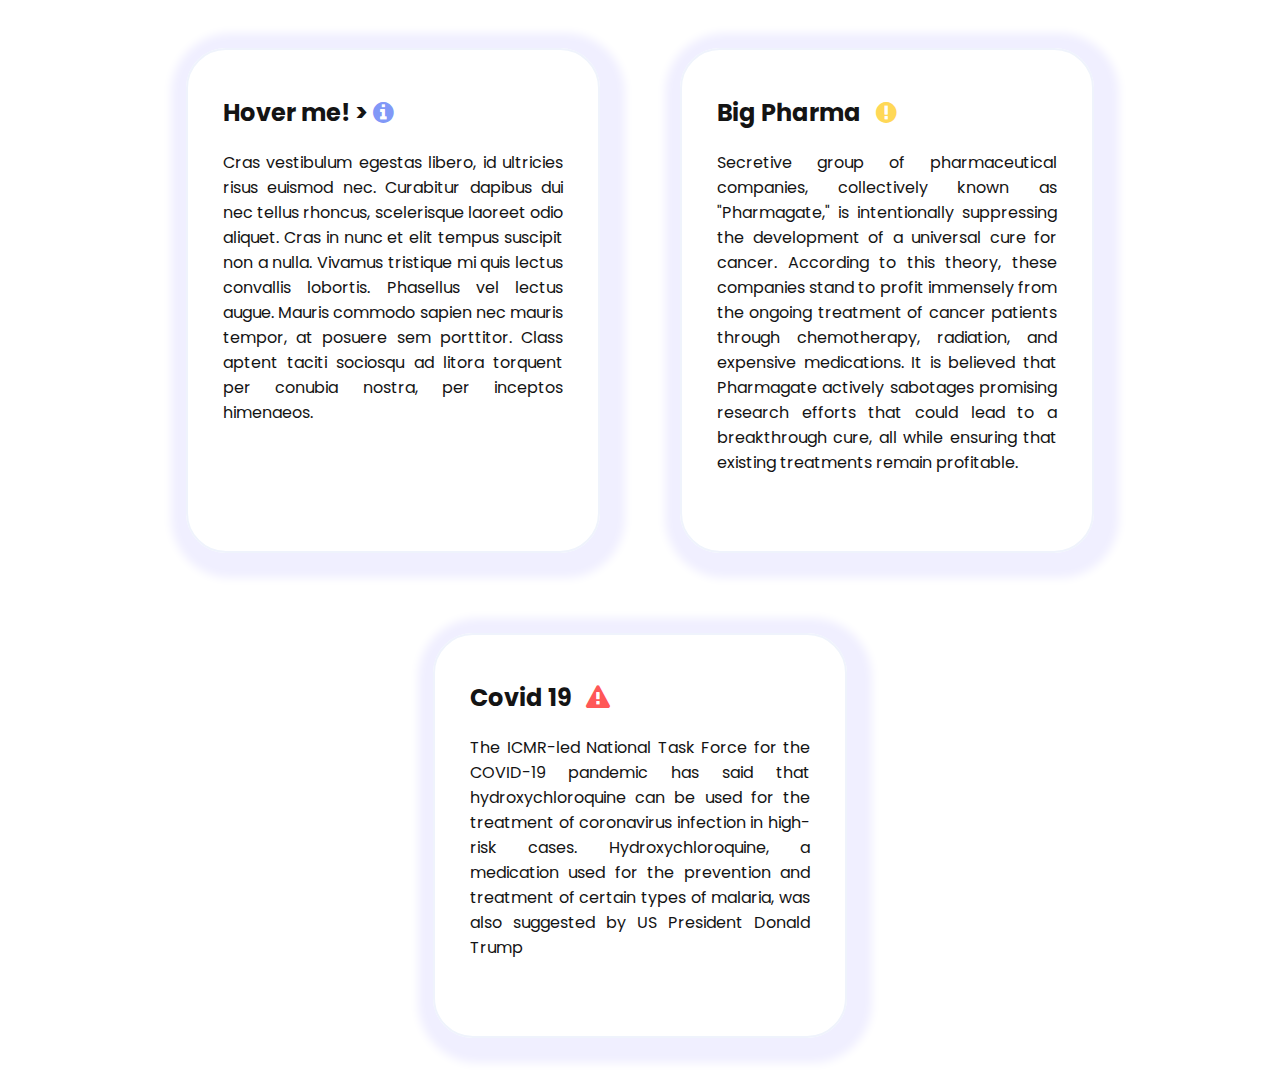
<file: Info-on-hover/index.html>
<!DOCTYPE html>
<html lang="en">
  <head>
    <meta charset="UTF-8" />
    <meta name="author" content="Abhijeet Pawar" />
    <title>Hover-Info</title>
    <link
      rel="stylesheet"
      href="https://cdnjs.cloudflare.com/ajax/libs/font-awesome/4.7.0/css/font-awesome.min.css"
    />
    <link
      href="https://fonts.googleapis.com/css?family=Poppins"
      rel="stylesheet"
    />
    <link rel="stylesheet" href="style.css" />
  </head>
  <body>
    <div class="flex">
      <div class="container">
        <h2>
          Hover me! &gt;
          <i
            class="fa fa-info-circle"
            style="color: #8198f7; display: inline"
          ></i>
          <span class="hoverable info">
            This is a hoverable alert that allows you to display some
            information that you might want the user to know
          </span>
        </h2>
        <p>
          Cras vestibulum egestas libero, id ultricies risus euismod nec.
          Curabitur dapibus dui nec tellus rhoncus, scelerisque laoreet odio
          aliquet. Cras in nunc et elit tempus suscipit non a nulla. Vivamus
          tristique mi quis lectus convallis lobortis. Phasellus vel lectus
          augue. Mauris commodo sapien nec mauris tempor, at posuere sem
          porttitor. Class aptent taciti sociosqu ad litora torquent per conubia
          nostra, per inceptos himenaeos.
        </p>
      </div>
      <div class="break"></div>
      <div class="container">
        <h2>
          Big Pharma &nbsp;
          <i
            class="fa fa-exclamation-circle"
            style="color: #ffd857; display: inline"
          ></i>
          <span class="hoverable caution">
            It's important to note that conspiracy theories should be approached
            with skepticism.
          </span>
        </h2>
        <p>
          Secretive group of pharmaceutical companies, collectively known as
          "Pharmagate," is intentionally suppressing the development of a
          universal cure for cancer. According to this theory, these companies
          stand to profit immensely from the ongoing treatment of cancer
          patients through chemotherapy, radiation, and expensive medications.
          It is believed that Pharmagate actively sabotages promising research
          efforts that could lead to a breakthrough cure, all while ensuring
          that existing treatments remain profitable.
        </p>
      </div>
      <div class="break"></div>
      <div class="container">
        <h2>
          Covid 19 &nbsp;
          <i
            class="fa fa-exclamation-triangle"
            style="color: #ff5757; display: inline"
          ></i>
          <span class="hoverable warning">
            False information can be harmful to public health. Be cautious of
            misleading claims or unverified remedies regarding COVID-19. Rely on
            reputable sources.
          </span>
        </h2>
        <p>
          The ICMR-led National Task Force for the COVID-19 pandemic has said
          that hydroxychloroquine can be used for the treatment of coronavirus
          infection in high-risk cases. Hydroxychloroquine, a medication used
          for the prevention and treatment of certain types of malaria, was also
          suggested by US President Donald Trump
        </p>
      </div>
    </div>
  </body>
</html>
</file>
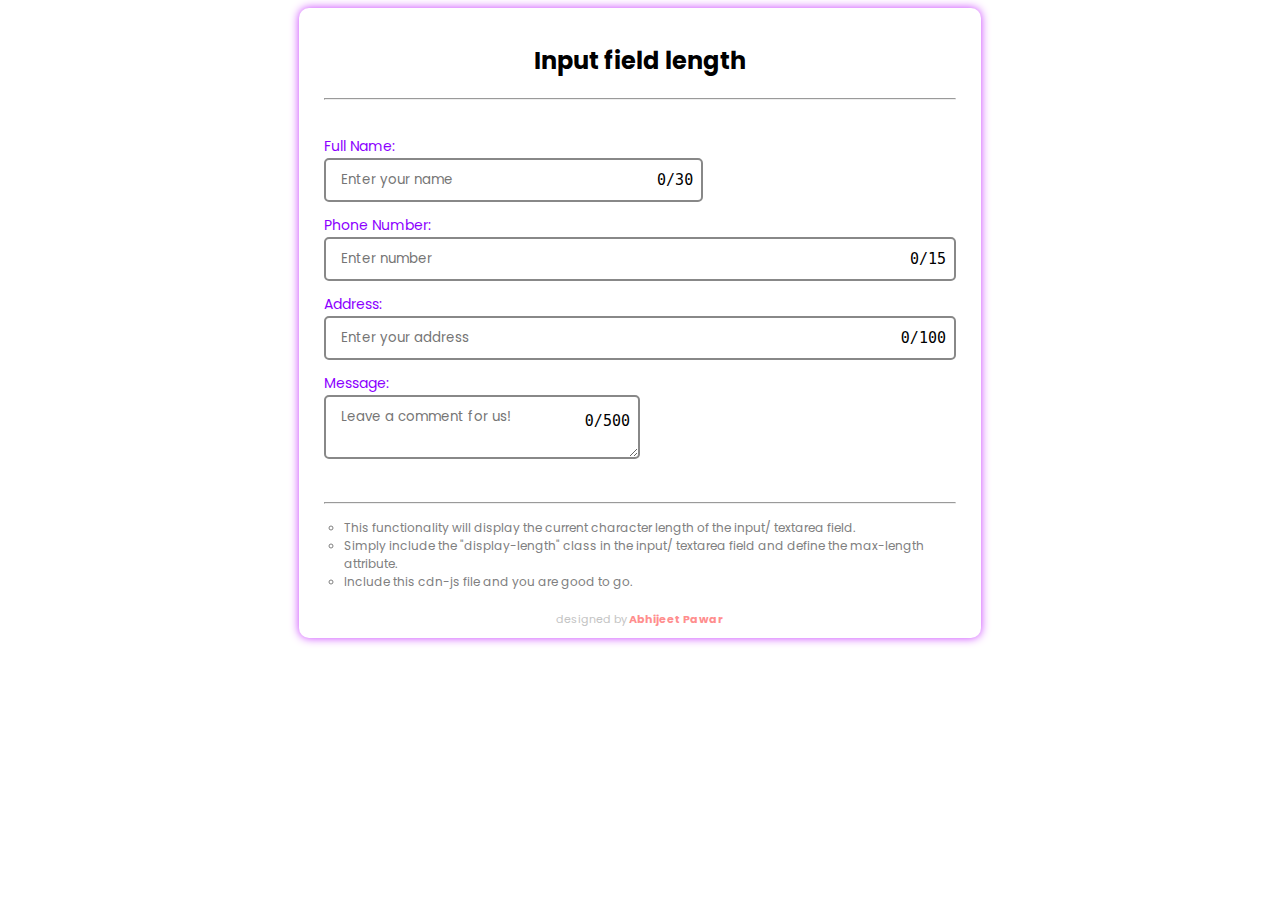
<file: input-char-length/index.html>
<!DOCTYPE html>
<html lang="en">
<head>
    <meta charset="UTF-8" />
    <meta name="author" content="Abhijeet Pawar" />
    <meta name="viewport" content="width=device-width, initial-scale=1.0">
    <title>Display Input length for fields</title>
    <link rel="stylesheet" href="style.css" />
    <link href="https://fonts.googleapis.com/css?family=Poppins" rel="stylesheet"/>
    
</head>
<body>
    <div class="card">
        <h2 style="text-align: center">Input field length</h2>
        <hr />
        <br />


        <label for="name">Full Name: </label>
        <input class="test display-length" type="text" name="name" id="name" placeholder="Enter your name" maxlength="30">
        <label for="phone">Phone Number: </label>
        <input class="test2 display-length" type="tel" name="phone" id="phone" placeholder="Enter number" maxlength="15">
        <label for="address">Address: </label>
        <input class="test2 display-length" type="text" name="address" id="address" placeholder="Enter your address" maxlength="100">
        <label for="message">Message: </label>
        <textarea class="test3 display-length" type="text" name="message" id="message" placeholder="Leave a comment for us!" maxlength="500"></textarea>

        <br />
      <hr class="hr hr-blurry" />
      <ul>
        <li>
          This functionality will display the current character length of the input/ textarea field.
        </li>
        <li>
          Simply include the "display-length" class in the input/ textarea field and define the max-length attribute.
        </li>
        <li>
          Include this cdn-js file and you are good to go.
        </li>
      </ul>
      <p>designed by<strong><a href="https://github.com/4Redcross"> Abhijeet Pawar</a></strong></p>
    </div>
    <script src="script.js"></script>
</body>
</html>
</file>
<file: Info-on-hover/style.css>
body {
  font-family: "Poppins";
  color: #141414;
}

.flex {
  display: flex;
  justify-content: center;
  flex-wrap: wrap;
}

.container {
  margin: 40px;
  padding: 25px 35px 60px;
  width: 340px;
  border: 2px solid;
  border-radius: 40px;
  border-color: #eff3fc;
  box-shadow: 5px 5px 10px 20px #f0efff;
  text-align: justify;
}

.hoverable {
  position: absolute;
  display: none;
  padding: 12px;
  margin-left: 5px;
  height: min-content;
  width: 150px;
  color: rgb(61, 61, 61);
  border-radius: 8px;
  font-size: 14px;
  font-weight: 600;
  text-align: left;
}

.fa:hover + .info {
  display: inline;
  background-color: #75ddfff6;
}
.fa:hover + .caution {
  display: inline;
  background-color: #ffff82f6;
}
.fa:hover + .warning {
  display: inline;
  background-color: #ffcdcdf6;
}
</file>
<file: input-char-length/style.css>
body {
    font-family: 'Poppins';
}

.card {
  width: 50%;
  margin: auto;
  padding: 15px 25px 10px;
  border-radius: 10px;
  box-shadow: 0 0 10px rgb(200, 60, 255);
}

label {
  font-size: 14px;
  color: rgb(140, 0, 255);
}

.test {
  width: 60%;
}
.test2 {
  width: 100%;
}
.test3 {
  width: 50%;
}

/* Important css */
input.display-length, textarea.display-length {
    padding: 10px 70px 10px 15px;
    box-sizing: border-box;
    border: 2px solid #888888;
    border-radius: 5px;
    outline: none;
    font-family: 'Poppins';
}

input.display-length:focus, textarea.display-length:focus {
    border: 2px solid rgb(107, 0, 107);
}

.display-length-wrap {
    display: flex;
    position: relative;
    width: 100%;
    height: 100%;
    align-items: center;
    margin-bottom: 10px;
}

input + .display-length-counter, textarea + .display-length-counter {
    position: absolute;
    float: right;
    right: 10px;
    font-family: monospace;
    font-size: 15px;
}

textarea + .display-length-counter {
    top: 17px;
}
/* Important css ends */


ul {
  margin-top: 15px;
  font-size: 12px;
  color: grey;
  padding: 0 0 0 20px;
  list-style: circle outside;
}

a:link {
  color: rgb(140, 0, 255);
}
a:visited {
  color: rgb(203, 58, 255);
}

p {
  text-align: center;
  font-size: 11px;
  color: rgb(196, 196, 196);
  margin: 20px 0 0 0 !important;
}

p a:link {
  color: rgb(255, 142, 142);
  text-decoration: none;
}
p a:visited {
  color: rgb(119, 119, 255);
  text-decoration: none;
}
</file>
